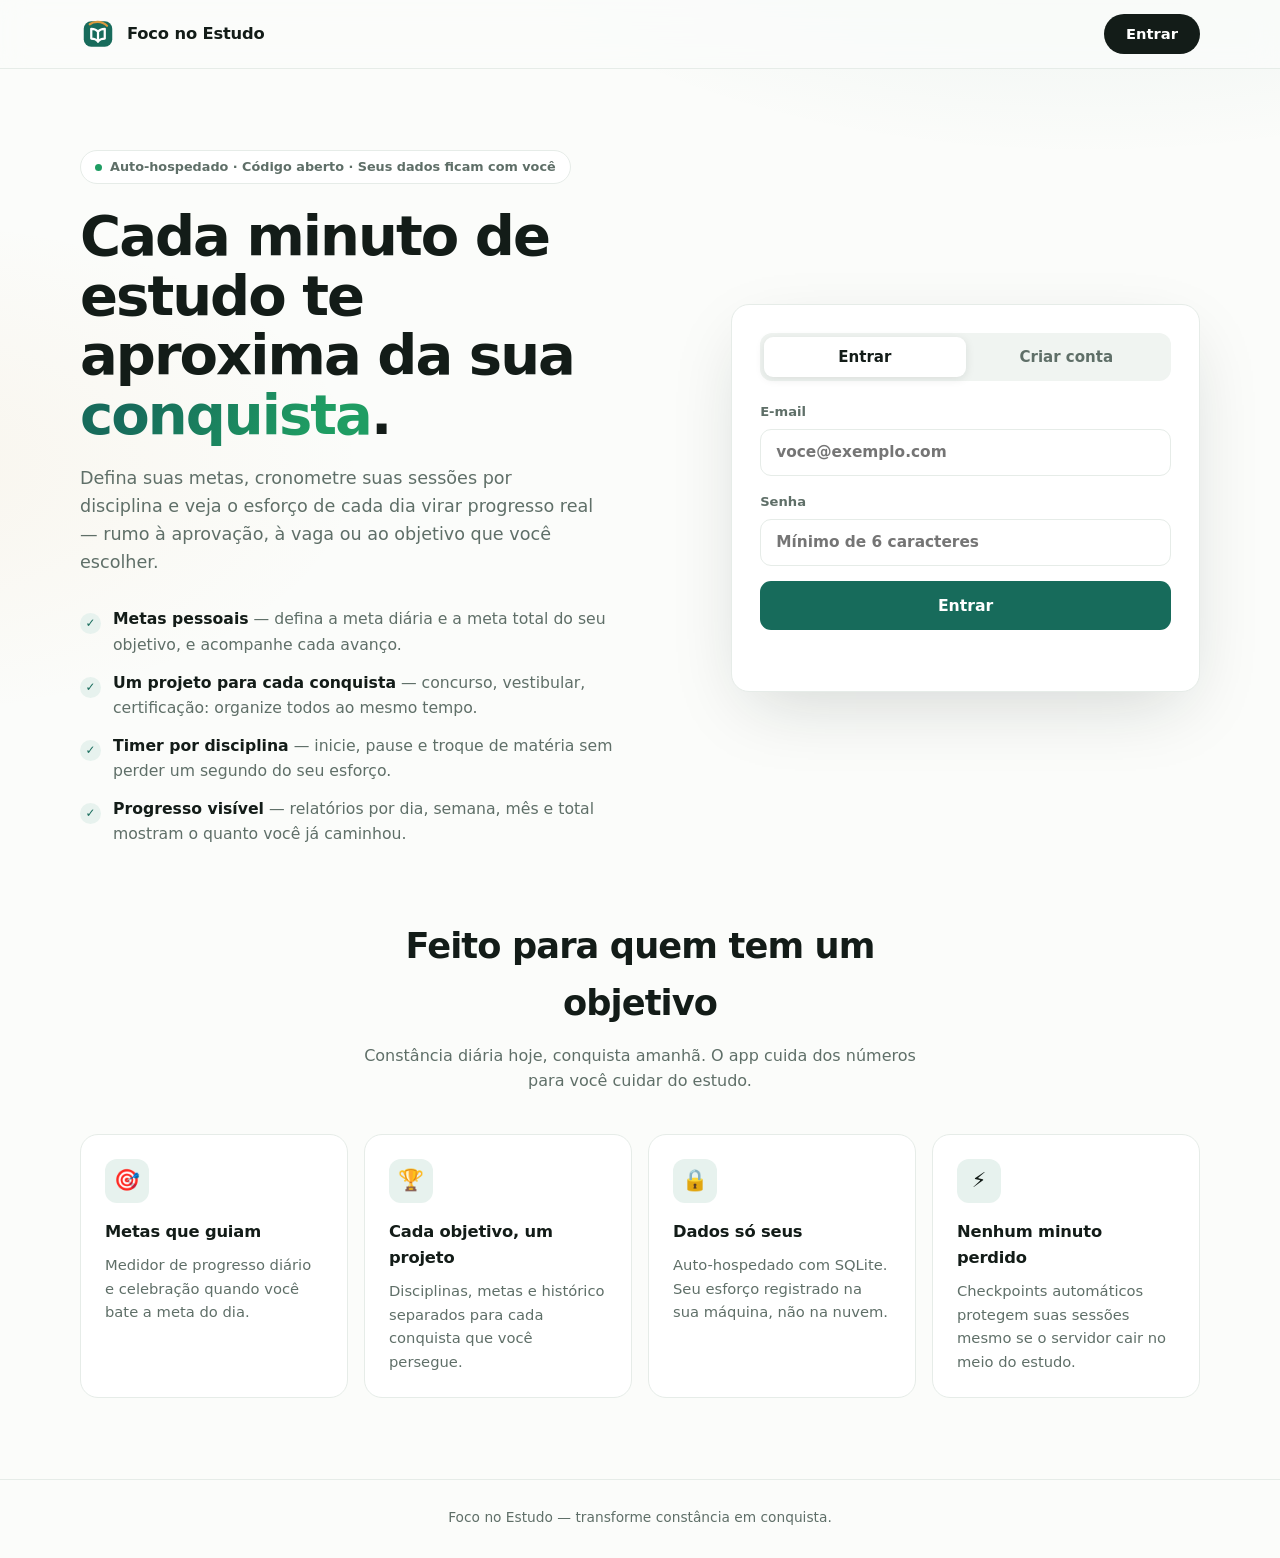
<file: static/landing.html>
<!doctype html>
<html lang="pt-BR">
  <head>
    <meta charset="utf-8">
    <meta name="viewport" content="width=device-width, initial-scale=1">
    <title>Foco no Estudo — Cada minuto de estudo te aproxima da sua conquista</title>
    <meta name="description" content="Defina suas metas de estudo, cronometre sessões por disciplina e veja seu esforço diário virar progresso real rumo ao seu objetivo.">
    <link rel="icon" href="/favicon.svg" type="image/svg+xml">
    <style>
      :root {
        --ink: #131c18;
        --muted: #5f6f68;
        --brand: #176b5b;
        --brand-strong: #0e4a3e;
        --brand-soft: #e7f2ee;
        --accent: #d9993f;
        --bg: #fbfcfa;
        --card: #ffffff;
        --line: #e6ece8;
        --danger: #bd3f32;
        --radius: 18px;
      }

      * {
        box-sizing: border-box;
      }

      [hidden] {
        display: none !important;
      }

      html {
        scroll-behavior: smooth;
      }

      body {
        margin: 0;
        background:
          radial-gradient(1100px 520px at 85% -10%, rgba(23, 107, 91, 0.09), transparent 60%),
          radial-gradient(900px 460px at -10% 30%, rgba(217, 153, 63, 0.07), transparent 55%),
          var(--bg);
        color: var(--ink);
        font-family: Inter, ui-sans-serif, system-ui, -apple-system, "Segoe UI", sans-serif;
        -webkit-font-smoothing: antialiased;
        line-height: 1.6;
      }

      .container {
        width: min(1120px, calc(100% - 48px));
        margin: 0 auto;
      }

      h1, h2, h3, p {
        margin: 0;
      }

      /* --- Nav --- */

      .nav {
        position: sticky;
        top: 0;
        z-index: 10;
        backdrop-filter: blur(14px);
        -webkit-backdrop-filter: blur(14px);
        background: rgba(251, 252, 250, 0.82);
        border-bottom: 1px solid var(--line);
      }

      .nav-inner {
        display: flex;
        align-items: center;
        justify-content: space-between;
        padding: 14px 0;
      }

      .brand {
        display: flex;
        align-items: center;
        gap: 11px;
        text-decoration: none;
        color: var(--ink);
      }

      .brand-mark {
        width: 36px;
        height: 36px;
        flex: 0 0 auto;
      }

      .brand-mark rect { fill: var(--brand); }
      .brand-mark path { fill: none; stroke: #fff; stroke-linecap: round; stroke-linejoin: round; stroke-width: 3; }
      .brand-mark .brand-spark { stroke: var(--accent); }

      .brand-name {
        font-size: 1.02rem;
        font-weight: 800;
        letter-spacing: -0.01em;
      }

      .nav-cta {
        display: inline-flex;
        align-items: center;
        min-height: 40px;
        padding: 0 22px;
        border-radius: 999px;
        background: var(--ink);
        color: #fff;
        font-weight: 700;
        font-size: 0.92rem;
        text-decoration: none;
        transition: background 0.2s ease;
      }

      .nav-cta:hover {
        background: var(--brand-strong);
      }

      /* --- Hero --- */

      .hero {
        display: grid;
        grid-template-columns: minmax(0, 1.05fr) minmax(340px, 0.85fr);
        gap: clamp(32px, 6vw, 72px);
        align-items: center;
        padding: clamp(48px, 9vh, 96px) 0 clamp(48px, 8vh, 88px);
      }

      .badge {
        display: inline-flex;
        align-items: center;
        gap: 8px;
        padding: 6px 14px;
        border: 1px solid var(--line);
        border-radius: 999px;
        background: #fff;
        color: var(--muted);
        font-size: 0.8rem;
        font-weight: 700;
        margin-bottom: 22px;
      }

      .badge::before {
        content: "";
        width: 7px;
        height: 7px;
        border-radius: 50%;
        background: #1f9d63;
      }

      .headline {
        font-size: clamp(2.3rem, 5.2vw, 3.5rem);
        font-weight: 800;
        letter-spacing: -0.035em;
        line-height: 1.06;
        margin-bottom: 20px;
      }

      .headline em {
        font-style: normal;
        background: linear-gradient(120deg, var(--brand) 20%, #1f9d63 80%);
        -webkit-background-clip: text;
        background-clip: text;
        -webkit-text-fill-color: transparent;
        color: transparent;
      }

      .sub {
        color: var(--muted);
        font-size: 1.1rem;
        max-width: 46ch;
        margin-bottom: 30px;
      }

      .checks {
        display: grid;
        gap: 13px;
        margin: 0;
        padding: 0;
        list-style: none;
        color: var(--muted);
        font-size: 0.98rem;
      }

      .checks li {
        display: flex;
        gap: 12px;
        align-items: baseline;
      }

      .checks strong {
        color: var(--ink);
        font-weight: 700;
      }

      .checks li::before {
        content: "✓";
        flex: 0 0 auto;
        display: inline-grid;
        place-items: center;
        width: 21px;
        height: 21px;
        border-radius: 50%;
        background: var(--brand-soft);
        color: var(--brand);
        font-size: 0.74rem;
        font-weight: 900;
        transform: translateY(3px);
      }

      /* --- Auth card --- */

      .auth-card {
        background: var(--card);
        border: 1px solid var(--line);
        border-radius: var(--radius);
        box-shadow: 0 24px 70px -18px rgba(19, 32, 27, 0.18);
        padding: 28px;
        display: grid;
        gap: 20px;
      }

      .auth-tabs {
        display: grid;
        grid-template-columns: 1fr 1fr;
        padding: 4px;
        background: #f0f4f1;
        border-radius: 12px;
      }

      .auth-tabs button {
        min-height: 40px;
        border: 0;
        border-radius: 9px;
        background: transparent;
        color: var(--muted);
        font: inherit;
        font-weight: 700;
        font-size: 0.94rem;
        cursor: pointer;
        transition: color 0.15s ease;
      }

      .auth-tabs button.active {
        background: #fff;
        color: var(--ink);
        box-shadow: 0 2px 10px rgba(19, 32, 27, 0.1);
      }

      .auth-form {
        display: grid;
        gap: 15px;
      }

      .auth-form label {
        display: grid;
        gap: 7px;
        color: var(--muted);
        font-size: 0.82rem;
        font-weight: 700;
      }

      .auth-form input {
        width: 100%;
        min-height: 47px;
        padding: 0 15px;
        border: 1px solid var(--line);
        border-radius: 11px;
        background: #fff;
        color: var(--ink);
        font: inherit;
        font-size: 0.96rem;
        transition: border-color 0.15s ease, box-shadow 0.15s ease;
      }

      .auth-form input:focus {
        border-color: var(--brand);
        outline: none;
        box-shadow: 0 0 0 4px rgba(23, 107, 91, 0.12);
      }

      .auth-submit {
        min-height: 49px;
        border: 0;
        border-radius: 11px;
        background: var(--brand);
        color: #fff;
        font: inherit;
        font-weight: 800;
        font-size: 0.98rem;
        cursor: pointer;
        transition: background 0.2s ease, transform 0.1s ease;
      }

      .auth-submit:hover {
        background: var(--brand-strong);
      }

      .auth-submit:active {
        transform: scale(0.99);
      }

      .auth-submit:disabled {
        opacity: 0.6;
        cursor: default;
      }

      .auth-message {
        min-height: 1.3em;
        margin: 0;
        font-size: 0.88rem;
        font-weight: 600;
      }

      .auth-message.error { color: var(--danger); }

      /* --- Features --- */

      .features-head {
        text-align: center;
        max-width: 56ch;
        margin: 0 auto 40px;
      }

      .features-head h2 {
        font-size: clamp(1.6rem, 3.4vw, 2.2rem);
        font-weight: 800;
        letter-spacing: -0.025em;
        margin-bottom: 12px;
      }

      .features-head p {
        color: var(--muted);
      }

      .features {
        display: grid;
        grid-template-columns: repeat(4, minmax(0, 1fr));
        gap: 16px;
        padding-bottom: clamp(56px, 9vh, 96px);
      }

      .feature {
        background: var(--card);
        border: 1px solid var(--line);
        border-radius: var(--radius);
        padding: 24px;
        transition: transform 0.2s ease, box-shadow 0.2s ease;
      }

      .feature:hover {
        transform: translateY(-3px);
        box-shadow: 0 18px 44px -16px rgba(19, 32, 27, 0.16);
      }

      .feature-icon {
        display: grid;
        place-items: center;
        width: 44px;
        height: 44px;
        border-radius: 12px;
        background: var(--brand-soft);
        font-size: 1.3rem;
        margin-bottom: 16px;
      }

      .feature h3 {
        font-size: 1.02rem;
        font-weight: 800;
        letter-spacing: -0.01em;
        margin-bottom: 8px;
      }

      .feature p {
        color: var(--muted);
        font-size: 0.92rem;
      }

      /* --- Footer --- */

      .footer {
        border-top: 1px solid var(--line);
        padding: 26px 0 30px;
        color: var(--muted);
        font-size: 0.86rem;
        text-align: center;
      }

      @media (max-width: 900px) {
        .hero {
          grid-template-columns: 1fr;
          padding-top: 40px;
        }

        .features {
          grid-template-columns: repeat(2, minmax(0, 1fr));
        }
      }

      @media (max-width: 560px) {
        .container {
          width: calc(100% - 32px);
        }

        .features {
          grid-template-columns: 1fr;
        }

        .auth-card {
          padding: 22px;
        }
      }
    </style>
  </head>
  <body>
    <nav class="nav">
      <div class="container nav-inner">
        <a class="brand" href="/">
          <svg class="brand-mark" viewBox="0 0 48 48" role="img" aria-label="Logo Foco no Estudo">
            <rect x="5" y="7" width="38" height="34" rx="10"></rect>
            <path d="M15 30V17c4 0 7 1 9 4 2-3 5-4 9-4v13c-4 0-7 1-9 4-2-3-5-4-9-4Z"></path>
            <path d="M24 21v13"></path>
            <path class="brand-spark" d="M13 11c5-4 16-5 23 2"></path>
          </svg>
          <span class="brand-name">Foco no Estudo</span>
        </a>
        <a class="nav-cta" href="#auth">Entrar</a>
      </div>
    </nav>

    <header class="container hero">
      <div>
        <span class="badge">Auto-hospedado · Código aberto · Seus dados ficam com você</span>
        <h1 class="headline">Cada minuto de estudo te aproxima da sua <em>conquista</em>.</h1>
        <p class="sub">
          Defina suas metas, cronometre suas sessões por disciplina e veja o esforço
          de cada dia virar progresso real — rumo à aprovação, à vaga ou ao objetivo
          que você escolher.
        </p>
        <ul class="checks">
          <li><span><strong>Metas pessoais</strong> — defina a meta diária e a meta total do seu objetivo, e acompanhe cada avanço.</span></li>
          <li><span><strong>Um projeto para cada conquista</strong> — concurso, vestibular, certificação: organize todos ao mesmo tempo.</span></li>
          <li><span><strong>Timer por disciplina</strong> — inicie, pause e troque de matéria sem perder um segundo do seu esforço.</span></li>
          <li><span><strong>Progresso visível</strong> — relatórios por dia, semana, mês e total mostram o quanto você já caminhou.</span></li>
        </ul>
      </div>

      <div class="auth-card" id="auth">
        <div class="auth-tabs" id="authTabs" role="tablist" aria-label="Entrar ou criar conta">
          <button class="active" id="loginTab" type="button">Entrar</button>
          <button id="registerTab" type="button">Criar conta</button>
        </div>

        <form class="auth-form" id="authForm">
          <label>
            E-mail
            <input id="emailInput" type="email" autocomplete="email" required placeholder="voce@exemplo.com">
          </label>
          <label>
            Senha
            <input id="passwordInput" type="password" autocomplete="current-password" required minlength="6" placeholder="Mínimo de 6 caracteres">
          </label>
          <label id="confirmField" hidden>
            Confirmar senha
            <input id="confirmInput" type="password" autocomplete="new-password" minlength="6" placeholder="Repita a senha">
          </label>
          <button class="auth-submit" id="authSubmit" type="submit">Entrar</button>
          <p class="auth-message" id="authMessage" role="alert"></p>
        </form>
      </div>
    </header>

    <section class="container">
      <div class="features-head">
        <h2>Feito para quem tem um objetivo</h2>
        <p>Constância diária hoje, conquista amanhã. O app cuida dos números para você cuidar do estudo.</p>
      </div>
      <div class="features">
        <div class="feature">
          <div class="feature-icon">🎯</div>
          <h3>Metas que guiam</h3>
          <p>Medidor de progresso diário e celebração quando você bate a meta do dia.</p>
        </div>
        <div class="feature">
          <div class="feature-icon">🏆</div>
          <h3>Cada objetivo, um projeto</h3>
          <p>Disciplinas, metas e histórico separados para cada conquista que você persegue.</p>
        </div>
        <div class="feature">
          <div class="feature-icon">🔒</div>
          <h3>Dados só seus</h3>
          <p>Auto-hospedado com SQLite. Seu esforço registrado na sua máquina, não na nuvem.</p>
        </div>
        <div class="feature">
          <div class="feature-icon">⚡</div>
          <h3>Nenhum minuto perdido</h3>
          <p>Checkpoints automáticos protegem suas sessões mesmo se o servidor cair no meio do estudo.</p>
        </div>
      </div>
    </section>

    <footer class="footer">
      <p>Foco no Estudo — transforme constância em conquista.</p>
    </footer>

    <script>
      const el = (id) => document.getElementById(id);
      const tabs = { login: el("loginTab"), register: el("registerTab") };
      const confirmField = el("confirmField");
      const passwordInput = el("passwordInput");
      const confirmInput = el("confirmInput");
      const submitButton = el("authSubmit");
      const messageLine = el("authMessage");
      let mode = "login";

      function setMessage(text, kind) {
        messageLine.textContent = text || "";
        messageLine.className = `auth-message${kind ? ` ${kind}` : ""}`;
      }

      function setMode(next) {
        mode = next;
        tabs.login.classList.toggle("active", mode === "login");
        tabs.register.classList.toggle("active", mode === "register");
        confirmField.hidden = mode !== "register";
        confirmInput.required = mode === "register";
        passwordInput.autocomplete = mode === "login" ? "current-password" : "new-password";
        submitButton.textContent = mode === "login" ? "Entrar" : "Criar conta";
        setMessage("");
      }

      tabs.login.addEventListener("click", () => setMode("login"));
      tabs.register.addEventListener("click", () => setMode("register"));

      el("authForm").addEventListener("submit", async (event) => {
        event.preventDefault();
        setMessage("");
        const email = el("emailInput").value.trim();
        const password = passwordInput.value;
        if (mode === "register" && password !== confirmInput.value) {
          setMessage("As senhas não conferem.", "error");
          return;
        }
        submitButton.disabled = true;
        try {
          const response = await fetch(`/api/auth/${mode}`, {
            method: "POST",
            headers: { "Content-Type": "application/json" },
            body: JSON.stringify({ email, password }),
          });
          const data = await response.json();
          if (!response.ok) throw new Error(data.error || "Erro inesperado");
          window.location.href = "/app";
        } catch (error) {
          setMessage(error.message, "error");
          submitButton.disabled = false;
        }
      });
    </script>
  </body>
</html>
</file>
